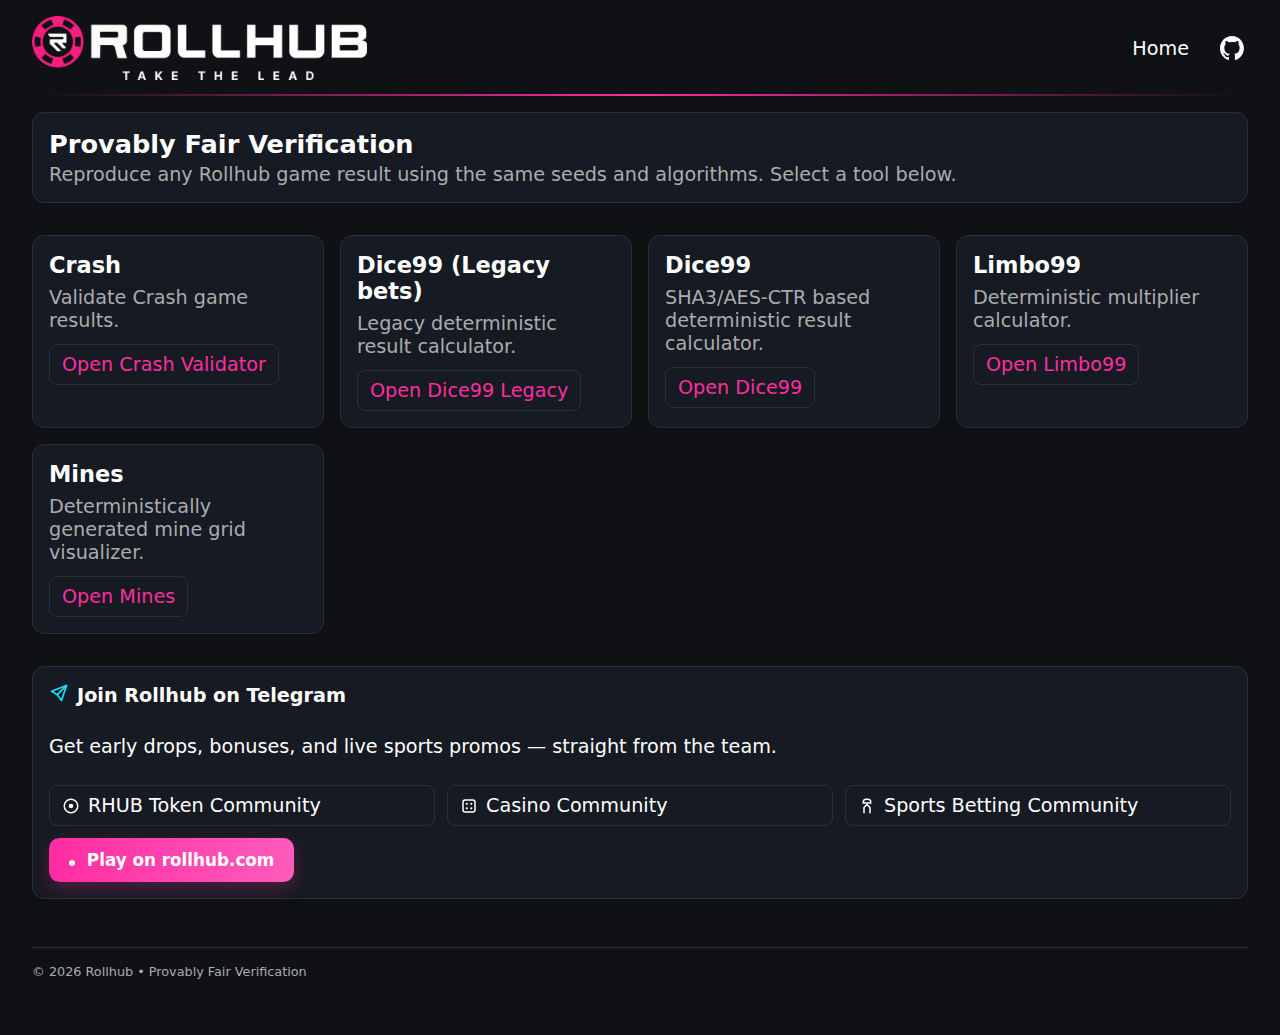
<file: index.html>
<!doctype html>
<html lang="en">
  <head>
    <meta charset="UTF-8" />
    <meta name="viewport" content="width=device-width, initial-scale=1.0" />
    <title>Rollhub Verifiers</title>
    <link rel="stylesheet" href="./assets/main.css" />
  </head>
  <body>
    <header>
      <img id="logo" src="./assets/rh-logo.png" alt="Rollhub" />
      <nav class="top-nav" aria-label="Primary">
        <a href="https://rollhub.com" target="_blank" rel="noopener">Home</a>
        <a class="icon" href="https://github.com/rollhub-dev/verification" target="_blank" aria-label="GitHub" rel="noopener">
          <img src="./assets/github.svg" alt="GitHub" />
        </a>
      </nav>
    </header>

    <div id="root">
      <section class="information-box hero">
        <h1 class="section-title">Provably Fair Verification</h1>
        <p class="muted">Reproduce any Rollhub game result using the same seeds and algorithms. Select a tool below.</p>
      </section>

      <section class="grid">
        <div class="card">
          <h3>Crash</h3>
          <p>Validate Crash game results.</p>
          <a class="link-button" href="./pages/crash.html">Open Crash Validator</a>
        </div>
        <div class="card">
          <h3>Dice99 (Legacy bets)</h3>
          <p>Legacy deterministic result calculator.</p>
          <a class="link-button" href="./pages/dice99.html">Open Dice99 Legacy</a>
        </div>
        <div class="card">
          <h3>Dice99</h3>
          <p>SHA3/AES-CTR based deterministic result calculator.</p>
          <a class="link-button" href="./pages/dice99_v2.html">Open Dice99</a>
        </div>
        <div class="card">
          <h3>Limbo99</h3>
          <p>Deterministic multiplier calculator.</p>
          <a class="link-button" href="./pages/limbo99.html">Open Limbo99</a>
        </div>
        <div class="card">
          <h3>Mines</h3>
          <p>Deterministically generated mine grid visualizer.</p>
          <a class="link-button" href="./pages/mines99.html">Open Mines</a>
        </div>
      </section>

      <section class="information-box telegram">
        <div class="telegram-title">
          <span class="tg-icon" aria-hidden="true">
            <svg width="20" height="20" viewBox="0 0 24 24" fill="none" xmlns="http://www.w3.org/2000/svg">
              <path d="M21 3L10 14" stroke="currentColor" stroke-width="2" stroke-linecap="round"/>
              <path d="M21 3L15 21L10 14L3 10L21 3Z" stroke="currentColor" stroke-width="2" stroke-linecap="round" stroke-linejoin="round"/>
            </svg>
          </span>
          <strong>Join Rollhub on Telegram</strong>
        </div>
        <p>Get early drops, bonuses, and live sports promos — straight from the team.</p>
        <div class="telegram-links">
          <a class="link-button icon-btn" href="https://t.me/rollhub_com_token" target="_blank" rel="noopener">
            <svg width="18" height="18" viewBox="0 0 24 24" fill="none" xmlns="http://www.w3.org/2000/svg" aria-hidden="true">
              <circle cx="12" cy="12" r="9" stroke="currentColor" stroke-width="2"/>
              <circle cx="12" cy="12" r="3" fill="currentColor"/>
            </svg>
            RHUB Token Community
          </a>
          <a class="link-button icon-btn" href="https://t.me/rollhub_com_casino" target="_blank" rel="noopener">
            <svg width="18" height="18" viewBox="0 0 24 24" fill="none" xmlns="http://www.w3.org/2000/svg" aria-hidden="true">
              <rect x="4" y="4" width="16" height="16" rx="3" stroke="currentColor" stroke-width="2"/>
              <circle cx="9" cy="9" r="1.5" fill="currentColor"/>
              <circle cx="15" cy="9" r="1.5" fill="currentColor"/>
              <circle cx="9" cy="15" r="1.5" fill="currentColor"/>
              <circle cx="15" cy="15" r="1.5" fill="currentColor"/>
            </svg>
            Casino Community
          </a>
          <a class="link-button icon-btn" href="https://t.me/rollhub_com_sportsbet" target="_blank" rel="noopener">
            <svg width="18" height="18" viewBox="0 0 24 24" fill="none" xmlns="http://www.w3.org/2000/svg" aria-hidden="true">
              <path d="M8 21V14L12 10L16 14V21" stroke="currentColor" stroke-width="2" stroke-linecap="round" stroke-linejoin="round"/>
              <path d="M7 7C7 4.79086 8.79086 3 11 3H13C15.2091 3 17 4.79086 17 7V8H7V7Z" stroke="currentColor" stroke-width="2"/>
            </svg>
            Sports Betting Community
          </a>
        </div>
        <div class="telegram-cta">
          <a class="link-button button-primary cta-large" href="https://rollhub.com" target="_blank" rel="noopener">
            <span class="pulse-dot" aria-hidden="true"></span>
            Play on rollhub.com
          </a>
        </div>
      </section>

      <footer>
        <div class="footer-inner">
          <small>© <span id="year"></span> Rollhub • Provably Fair Verification</small>
        </div>
        <script>
          document.getElementById('year').textContent = new Date().getFullYear();
        </script>
      </footer>
    </div>

  </body>
  </html>
</file>
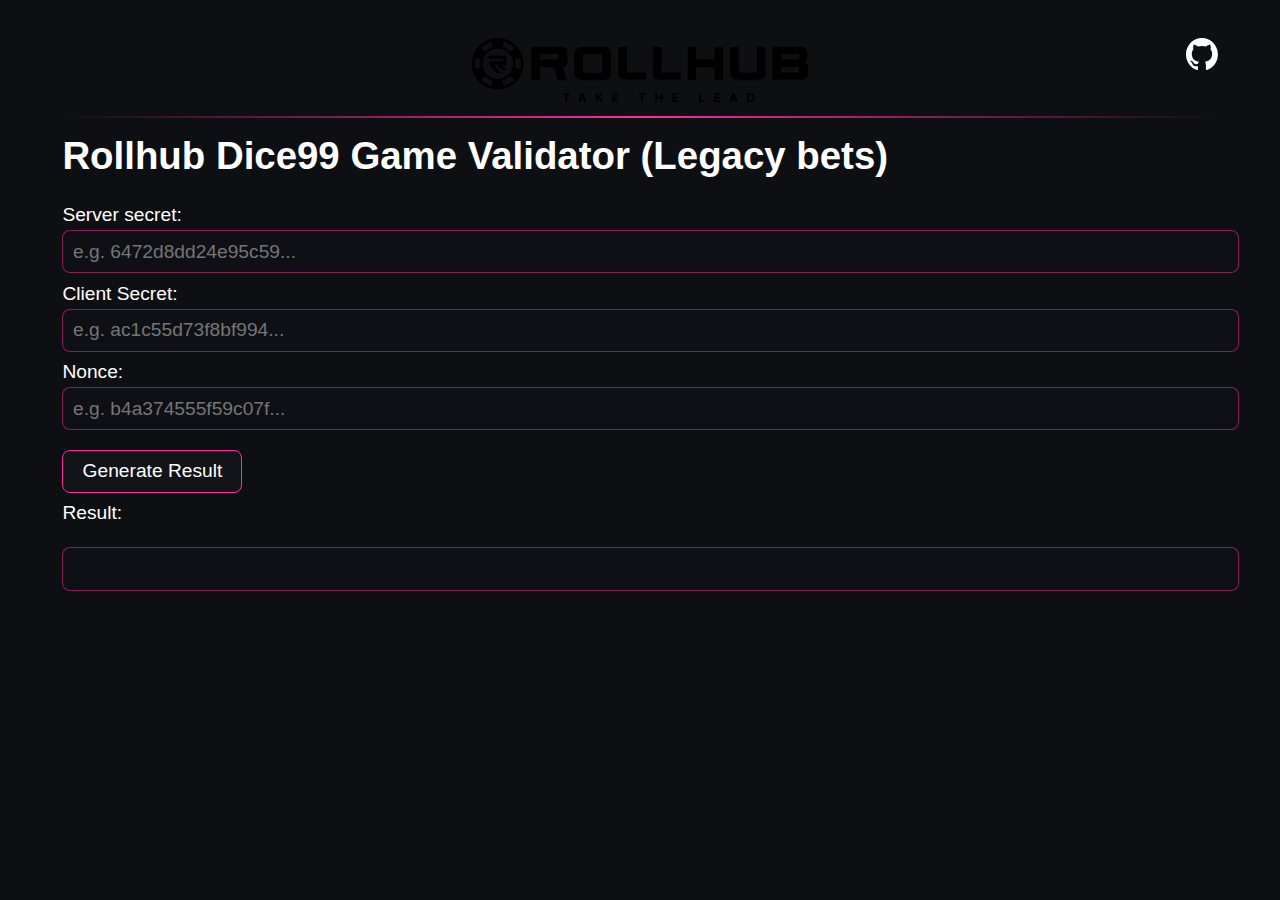
<file: dice99.html>
<!DOCTYPE html>
<html>
<head>
  <meta charset="UTF-8">
  <title>Rollhub Game Validator</title>
  <link rel="stylesheet" href="./assets/rollhub.css" />
  <style>
    body {
      font-family: Arial, sans-serif;
      margin: 2em;
    }
    label {
      display: block;
      margin: 0.5em 0 0.2em;
    }
    input {
      width: 100%;
      padding: 0.5em;
      font-size: 1em;
    }
    button {
      margin-top: 1em;
      padding: 0.5em 1em;
      font-size: 1em;
    }
    #result {
      margin-top: 1em;
      font-weight: bold;
    }
  </style>
</head>
<body>
  <header>
    <img id="logo" src="./assets/RH Logo Slogan Negative.png" alt="Rollhub" />
    <a
      id="github"
      href="https://github.com/rollhub-dev/verification"
      target="_blank"
    >
      <img src="./assets/github.svg" alt="GitHub" />
    </a>
  </header>
  <h1>Rollhub Dice99 Game Validator (Legacy bets)</h1>

  <label for="inputhash">Server secret:</label>
  <input type="text" id="inputhash" placeholder="e.g. 6472d8dd24e95c59..." />

  <label for="clientsecret">Client Secret:</label>
  <input type="text" id="clientsecret" placeholder="e.g. ac1c55d73f8bf994..." />

  <label for="nonce">Nonce:</label>
  <input type="text" id="nonce" placeholder="e.g. b4a374555f59c07f..." />

  <button id="generateBtn">Generate Result</button>
  <label for="result">Result:</label>
  <input type="text" id="result" disabled/>

  <script type="module" src="./scripts/dice99_legacy.js"></script>
</body>
</html>
</file>
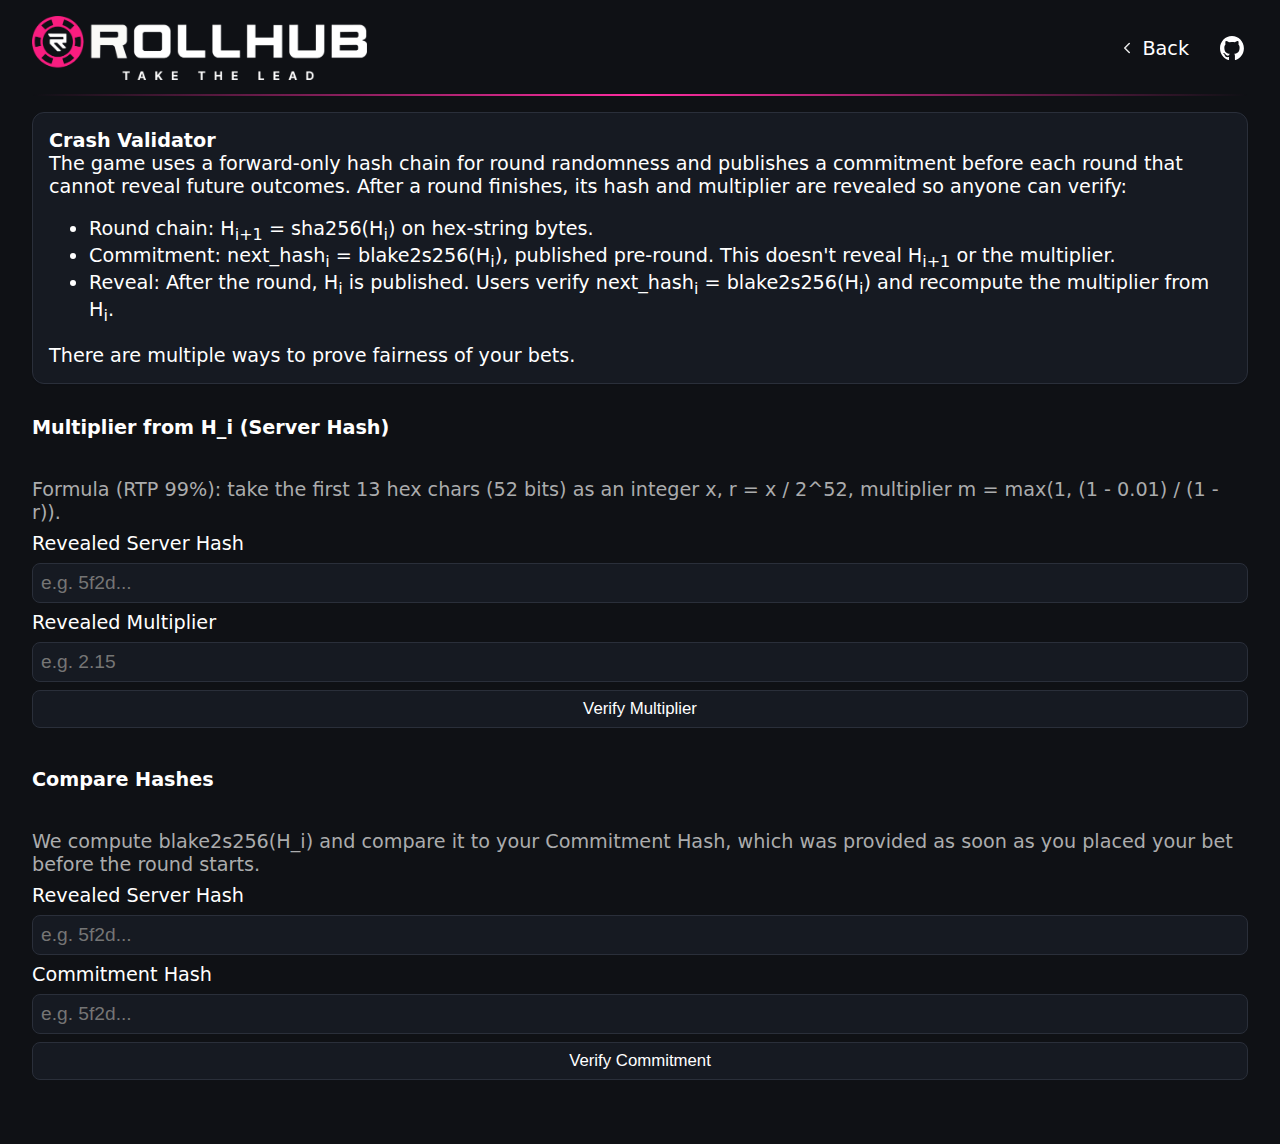
<file: pages/crash.html>
<!doctype html>
<html lang="en">
  <head>
    <meta charset="UTF-8" />
    <meta name="viewport" content="width=device-width, initial-scale=1.0" />
    <title>Crash Validator - Rollhub</title>
    <link rel="stylesheet" href="../assets/main.css" />
  </head>
  <body>
    <header>
      <img id="logo" src="../assets/rh-logo.png" alt="Rollhub" />
      <nav class="top-nav" aria-label="Primary">
        <a class="back-link" href="../index.html" aria-label="Back to home">
          <svg width="18" height="18" viewBox="0 0 24 24" fill="none" xmlns="http://www.w3.org/2000/svg">
            <path d="M15 18L9 12L15 6" stroke="currentColor" stroke-width="2" stroke-linecap="round" stroke-linejoin="round"/>
          </svg>
          Back
        </a>
        <a class="icon" href="https://github.com/rollhub-dev/verification" target="_blank" aria-label="GitHub" rel="noopener">
          <img src="../assets/github.svg" alt="GitHub" />
        </a>
      </nav>
    </header>

    <div id="root">
      <div class="information-box">
        <strong>Crash Validator</strong>
        The game uses a forward-only hash chain for round randomness and publishes a commitment before each round that cannot reveal future outcomes. After a round finishes, its hash and multiplier are revealed so anyone can verify:
        <ul>
          <li>Round chain: H<sub>i+1</sub> = sha256(H<sub>i</sub>) on hex-string bytes.</li>
          <li>Commitment: next_hash<sub>i</sub> = blake2s256(H<sub>i</sub>), published pre-round. This doesn't reveal H<sub>i+1</sub> or the multiplier.</li>
          <li>Reveal: After the round, H<sub>i</sub> is published. Users verify next_hash<sub>i</sub> = blake2s256(H<sub>i</sub>) and recompute the multiplier from H<sub>i</sub>.</li>
        </ul>
        There are multiple ways to prove fairness of your bets.
      </div>

      <div class="input-group full-width">
        <strong>Multiplier from H_i (Server Hash)</strong>
        <br/>
        <p class="muted">Formula (RTP 99%): take the first 13 hex chars (52 bits) as an integer x, r = x / 2^52, multiplier m = max(1, (1 - 0.01) / (1 - r)).</p>
        <label for="mh">Revealed Server Hash</label>
        <input
          type="text"
          id="mh"
          name="mh"
          placeholder="e.g. 5f2d..."
        />
        <label for="mp">Revealed Multiplier</label>
        <input
          type="text"
          id="mp"
          name="mp"
          placeholder="e.g. 2.15"
        />
        <button id="btnVerifyMult">Verify Multiplier</button>
        <div id="mult_out" class="mono"></div>
      </div>

      <div class="input-group full-width">
        <strong>Compare Hashes</strong>
        <br/>
        <p class="muted">We compute blake2s256(H_i) and compare it to your Commitment Hash, which was provided as soon as you placed your bet before the round starts.</p>
        <label for="cr">Revealed Server Hash</label>
        <input
          type="text"
          id="cr"
          name="cr"
          placeholder="e.g. 5f2d..."
        />
        <label for="cs">Commitment Hash</label>
        <input
          type="text"
          id="cs"
          name="cs"
          placeholder="e.g. 5f2d..."
        />
        <button id="btnVerifyCommit">Verify Commitment</button>
        <div id="commit_out" class="mono"></div>
      </div>
      <script type="text/javascript">
        const elements = {
          mh: document.querySelector("input#mh"),
          mp: document.querySelector("input#mp"),
          mult_out: document.querySelector("div#mult_out"),

          cs: document.querySelector("input#cs"),
          cr: document.querySelector("input#cr"),
          commit_out: document.querySelector("div#commit_out"),

          btnVerifyMult: document.querySelector("#btnVerifyMult"),
          btnVerifyCommit: document.querySelector("#btnVerifyCommit"),
        };

        const queries = new URLSearchParams(window.location.search);

        const mhash = queries.get("mh");
        const mpub = queries.get("mp");
        if (mhash) elements.mh.value = mhash;
        if (mpub) elements.mp.value = mpub;

        const csaved = queries.get("cs");
        const cround = queries.get("cr");
        if (csaved) elements.cs.value = csaved;
        if (cround) elements.cr.value = cround;

        const enc = new TextEncoder();
        function toHex(buffer) {
          const v = new Uint8Array(buffer);
          let s = "";
          for (let i = 0; i < v.length; i++) s += v[i].toString(16).padStart(2, "0");
          return s;
        }
        async function sha256HexUtf8(hexString) {
          const data = enc.encode(String(hexString || ""));
          const buf = await crypto.subtle.digest("SHA-256", data);
          return toHex(buf);
        }

        function first52BitsFromHex(hex) {
          const slice = String(hex || "").slice(0, 13);
          if (!/^[0-9a-fA-F]{13}$/.test(slice)) return NaN;
          return parseInt(slice, 16);
        }
        function multiplierFromHash(hex) {
          const x = first52BitsFromHex(hex);
          if (!Number.isFinite(x)) return NaN;
          const r = x / Math.pow(2, 52);
          const e = 0.01;
          const m = (1 - e) / (1 - r);
          return Math.max(1, m);
        }
        function nearlyEqual(a, b, eps = 1e-9) { return Math.abs(a - b) <= eps; }
        function normalizeMultiplier(m) {
          // Add a tiny epsilon to stabilize 1.1500000000000002-type cases, then floor
          const cents = Math.trunc((m + 1e-12) * 100);
          return cents / 100;
        }

        // --- Minimal BLAKE2s-256 (via blakejs subset) ---
        // Source: https://github.com/dcposch/blakejs (MIT). Trimmed for blake2s(hexString) -> hex.
        // Begin blake2s subset
        (function(){
          const BLAKE2S_IV = new Uint32Array([
            0x6A09E667, 0xBB67AE85, 0x3C6EF372, 0xA54FF53A,
            0x510E527F, 0x9B05688C, 0x1F83D9AB, 0x5BE0CD19
          ]);
          const SIGMA = new Uint8Array([
            0,1,2,3,4,5,6,7,8,9,10,11,12,13,14,15,
            14,10,4,8,9,15,13,6,1,12,0,2,11,7,5,3,
            11,8,12,0,5,2,15,13,10,14,3,6,7,1,9,4,
            7,9,3,1,13,12,11,14,2,6,5,10,4,0,15,8,
            9,0,5,7,2,4,10,15,14,1,11,12,6,8,3,13,
            2,12,6,10,4,7,0,9,14,3,11,5,15,8,1,13,
            12,5,1,15,14,9,2,7,0,4,13,6,11,3,10,8,
            13,11,7,14,12,1,3,9,5,0,15,4,8,6,2,10,
            6,15,14,9,11,3,0,8,12,2,13,7,1,4,10,5,
            10,2,8,4,7,6,1,5,15,11,9,14,3,12,13,0
          ]);
          function B2S_G(a, b, c, d, x, y) {
            a = a + b + x | 0; d = rotr32(d ^ a, 16);
            c = c + d | 0;     b = rotr32(b ^ c, 12);
            a = a + b + y | 0; d = rotr32(d ^ a, 8);
            c = c + d | 0;     b = rotr32(b ^ c, 7);
            return [a,b,c,d];
          }
          function rotr32(x, y){ return x >>> y ^ x << (32 - y); }
          function getInt32(a, i){ return (a[i] | a[i+1]<<8 | a[i+2]<<16 | a[i+3]<<24)>>>0; }
          function blake2sCompress(ctx, last){
            const v = new Uint32Array(16); const m = new Uint32Array(16);
            for(let i=0;i<8;i++) v[i] = ctx.h[i];
            for(let i=0;i<8;i++) v[i+8] = BLAKE2S_IV[i];
            v[12] ^= ctx.t & 0xFFFFFFFF; v[13] ^= (ctx.t / 0x100000000)>>>0;
            if(last){ v[14] = ~v[14]; }
            for(let i=0;i<16;i++) m[i] = getInt32(ctx.b, 4*i);
            for(let i=0;i<10;i++){
              let r = i*16;
              let a=0,b=4,c=8,d=12;
              [v[a],v[b],v[c],v[d]] = B2S_G(v[a],v[b],v[c],v[d], m[SIGMA[r+0]], m[SIGMA[r+1]]);
              a=1;b=5;c=9;d=13;
              [v[a],v[b],v[c],v[d]] = B2S_G(v[a],v[b],v[c],v[d], m[SIGMA[r+2]], m[SIGMA[r+3]]);
              a=2;b=6;c=10;d=14;
              [v[a],v[b],v[c],v[d]] = B2S_G(v[a],v[b],v[c],v[d], m[SIGMA[r+4]], m[SIGMA[r+5]]);
              a=3;b=7;c=11;d=15;
              [v[a],v[b],v[c],v[d]] = B2S_G(v[a],v[b],v[c],v[d], m[SIGMA[r+6]], m[SIGMA[r+7]]);
              a=0;b=5;c=10;d=15;
              [v[a],v[b],v[c],v[d]] = B2S_G(v[a],v[b],v[c],v[d], m[SIGMA[r+8]], m[SIGMA[r+9]]);
              a=1;b=6;c=11;d=12;
              [v[a],v[b],v[c],v[d]] = B2S_G(v[a],v[b],v[c],v[d], m[SIGMA[r+10]], m[SIGMA[r+11]]);
              a=2;b=7;c=8;d=13;
              [v[a],v[b],v[c],v[d]] = B2S_G(v[a],v[b],v[c],v[d], m[SIGMA[r+12]], m[SIGMA[r+13]]);
              a=3;b=4;c=9;d=14;
              [v[a],v[b],v[c],v[d]] = B2S_G(v[a],v[b],v[c],v[d], m[SIGMA[r+14]], m[SIGMA[r+15]]);
            }
            for(let i=0;i<8;i++) ctx.h[i] = (ctx.h[i]^v[i]^v[i+8])>>>0;
          }
          function blake2sInit(outlen){
            const ctx = { b: new Uint8Array(64), h: new Uint32Array(8), c: 0, t: 0 };
            for(let i=0;i<8;i++) ctx.h[i] = BLAKE2S_IV[i];
            ctx.h[0] ^= 0x01010000 ^ outlen;
            return ctx;
          }
          function blake2sUpdate(ctx, input){
            for(let i=0;i<input.length;i++){
              if(ctx.c === 64){ ctx.t += ctx.c; blake2sCompress(ctx, false); ctx.c = 0; }
              ctx.b[ctx.c++] = input[i];
            }
          }
          function blake2sFinal(ctx){
            ctx.t += ctx.c; while(ctx.c < 64) ctx.b[ctx.c++] = 0;
            blake2sCompress(ctx, true);
            const out = new Uint8Array(32);
            for(let i=0;i<8;i++){
              const h = ctx.h[i];
              out[4*i+0] = h & 0xFF;
              out[4*i+1] = (h>>>8) & 0xFF;
              out[4*i+2] = (h>>>16) & 0xFF;
              out[4*i+3] = (h>>>24) & 0xFF;
            }
            return out;
          }
          window.blake2sHex = function(str){
            const data = new TextEncoder().encode(String(str||""));
            const ctx = blake2sInit(32);
            blake2sUpdate(ctx, data);
            return toHex(blake2sFinal(ctx));
          }
        })();
        // End blake2s subset

        // 1) Verify commitment
        document.getElementById("btnVerifyCommit").addEventListener("click", async () => {
          const saved = (elements.cs.value || "").trim().toLowerCase();
          const h_i = (elements.cr.value || "").trim().toLowerCase();
          if(queries.get("cs") != saved) {queries.set("cs", saved)}
          if(queries.get("cr") != h_i) {queries.set("cr", h_i)}
          const newUrl = `${location.pathname}?${queries.toString()}`;
          history.replaceState(null, "", newUrl);
          const out = document.getElementById("commit_out");
          if(!saved || !h_i){ out.textContent = "Enter both Commitment Hash and Server Hash."; return; }
          const expected = window.blake2sHex(h_i);
          const ok = (expected === saved);
          out.innerHTML = (ok?'<span class="ok">OK</span>':'<span class="bad">FAIL</span>')+
            `: blake2s256(H_i)=${expected} vs saved commitment_hash=${saved}`;
        });

        // 2) Verify multiplier
        document.getElementById("btnVerifyMult").addEventListener("click", () => {
          const hash = (elements.mh.value || "").trim();
          const pub = Number(elements.mp.value || "".trim());
          if(queries.get("mh") != hash) {queries.set("mh", hash)}
          if(queries.get("mp") != pub.toString()) {queries.set("mp", pub.toString())}
          const newUrl = `${location.pathname}?${queries.toString()}`;
          history.replaceState(null, "", newUrl);
          const out = document.getElementById("mult_out");
          if(!hash || !Number.isFinite(pub)){ out.textContent = "Enter Server Hash and the result multiplier."; return; }
          const derived = multiplierFromHash(hash);
          const md = normalizeMultiplier(derived);
          const mp = normalizeMultiplier(Number(pub));
          const ok = Number.isFinite(md) && Number.isFinite(mp) && md === mp;
          out.innerHTML = (ok?'<span class="ok">OK</span>':'<span class="bad">FAIL</span>')+
            `: derived=${Number.isFinite(md)?md.toFixed(2):'NaN'} vs published=${Number.isFinite(mp)?mp.toFixed(2):'NaN'}`;
        });
      </script>
    </body>
    </html>
</file>
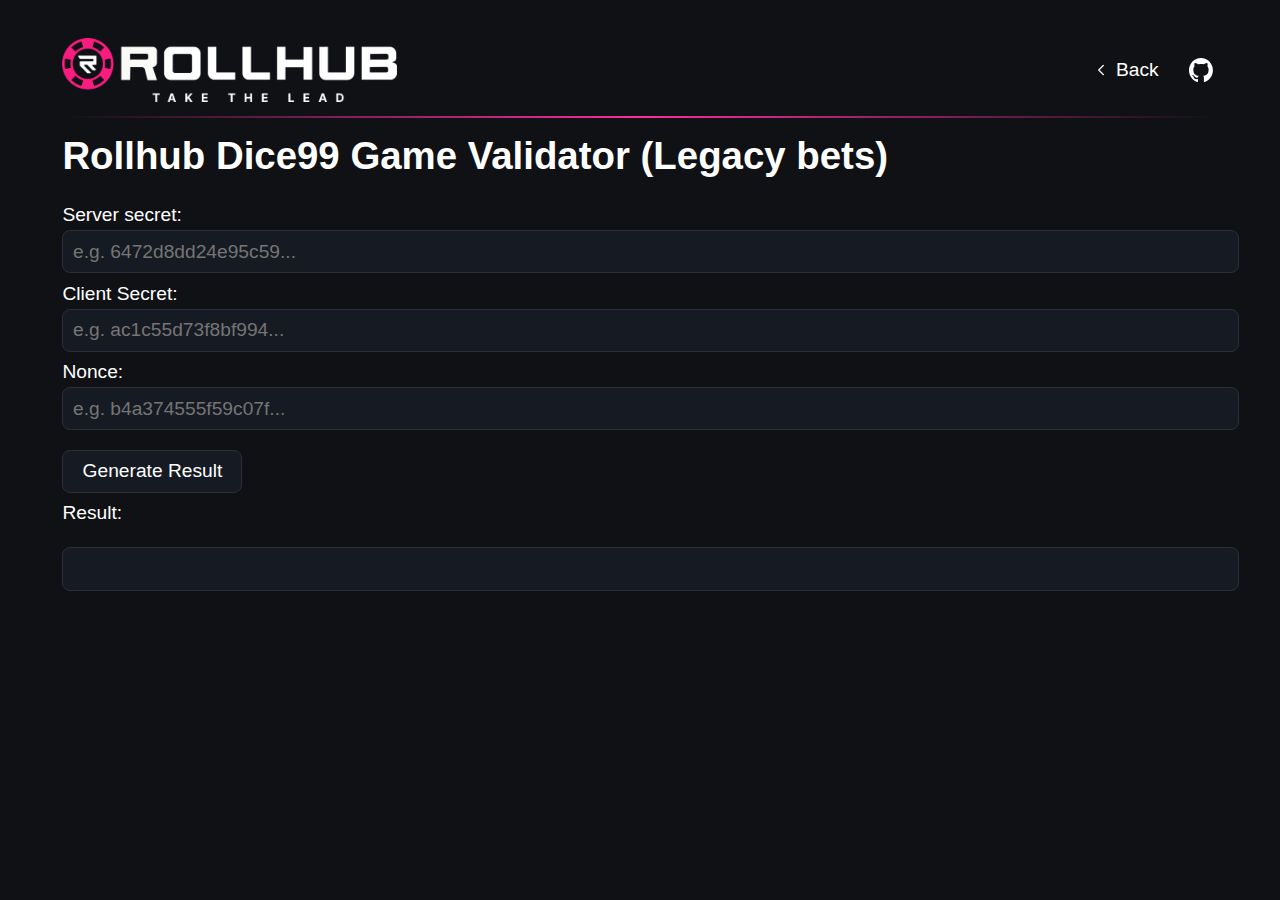
<file: pages/dice99.html>
<!DOCTYPE html>
<html>
<head>
  <meta charset="UTF-8">
  <title>Rollhub Game Validator</title>
  <link rel="stylesheet" href="../assets/main.css" />
  <style>
    body {
      font-family: Arial, sans-serif;
      margin: 2em;
    }
    label {
      display: block;
      margin: 0.5em 0 0.2em;
    }
    input {
      width: 100%;
      padding: 0.5em;
      font-size: 1em;
    }
    button {
      margin-top: 1em;
      padding: 0.5em 1em;
      font-size: 1em;
    }
    #result {
      margin-top: 1em;
      font-weight: bold;
    }
  </style>
</head>
<body>
  <header>
    <img id="logo" src="../assets/rh-logo.png" alt="Rollhub" />
    <nav class="top-nav" aria-label="Primary">
      <a class="back-link" href="../index.html" aria-label="Back to home">
        <svg width="18" height="18" viewBox="0 0 24 24" fill="none" xmlns="http://www.w3.org/2000/svg">
          <path d="M15 18L9 12L15 6" stroke="currentColor" stroke-width="2" stroke-linecap="round" stroke-linejoin="round"/>
        </svg>
        Back
      </a>
      <a class="icon" href="https://github.com/rollhub-dev/verification" target="_blank" aria-label="GitHub" rel="noopener">
        <img src="../assets/github.svg" alt="GitHub" />
      </a>
    </nav>
  </header>
  <h1>Rollhub Dice99 Game Validator (Legacy bets)</h1>

  <label for="inputhash">Server secret:</label>
  <input type="text" id="inputhash" placeholder="e.g. 6472d8dd24e95c59..." />

  <label for="clientsecret">Client Secret:</label>
  <input type="text" id="clientsecret" placeholder="e.g. ac1c55d73f8bf994..." />

  <label for="nonce">Nonce:</label>
  <input type="text" id="nonce" placeholder="e.g. b4a374555f59c07f..." />

  <button id="generateBtn">Generate Result</button>
  <label for="result">Result:</label>
  <input type="text" id="result" disabled/>

  <script type="module" src="../scripts/dice99_legacy.js"></script>
</body>
</html>
</file>
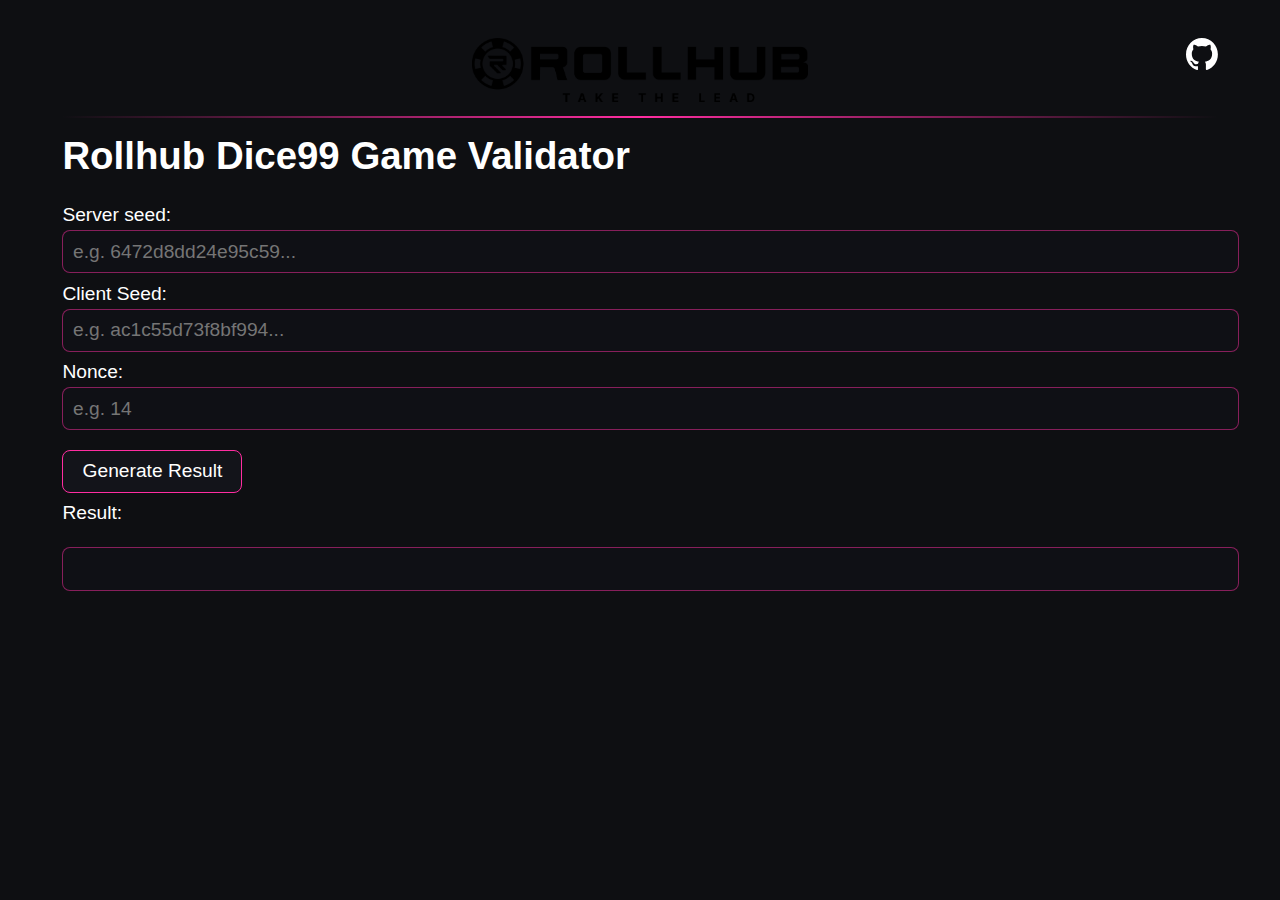
<file: pages/dice99_v2.html>
<!DOCTYPE html>
<html>
<head>
  <meta charset="UTF-8">
  <title>Rollhub Game Validator</title>
  <link rel="stylesheet" href="../assets/rollhub.css" />
  <style>
    body {
      font-family: Arial, sans-serif;
      margin: 2em;
    }
    label {
      display: block;
      margin: 0.5em 0 0.2em;
    }
    input {
      width: 100%;
      padding: 0.5em;
      font-size: 1em;
    }
    button {
      margin-top: 1em;
      padding: 0.5em 1em;
      font-size: 1em;
    }
    #result {
      margin-top: 1em;
      font-weight: bold;
    }
  </style>
  
</head>
<body>
  <header>
    <img id="logo" src="../assets/RH Logo Slogan Negative.png" alt="Rollhub" />
    <a
      id="github"
      href="https://github.com/rollhub-dev/verification"
      target="_blank"
    >
      <img src="../assets/github.svg" alt="GitHub" />
    </a>
  </header>
  <h1>Rollhub Dice99 Game Validator</h1>

  <label for="inputhash">Server seed:</label>
  <input type="text" id="inputhash" placeholder="e.g. 6472d8dd24e95c59..." />

  <label for="clientsecret">Client Seed:</label>
  <input type="text" id="clientsecret" placeholder="e.g. ac1c55d73f8bf994..." />

  <label for="nonce">Nonce:</label>
  <input type="text" id="nonce" placeholder="e.g. 14" />

  <button id="generateBtn">Generate Result</button>
  <label for="result">Result:</label>
  <input type="text" id="result" disabled/>

  <script type="module" src="../scripts/dice99_v2.js"></script>
</body>
</html>
</file>
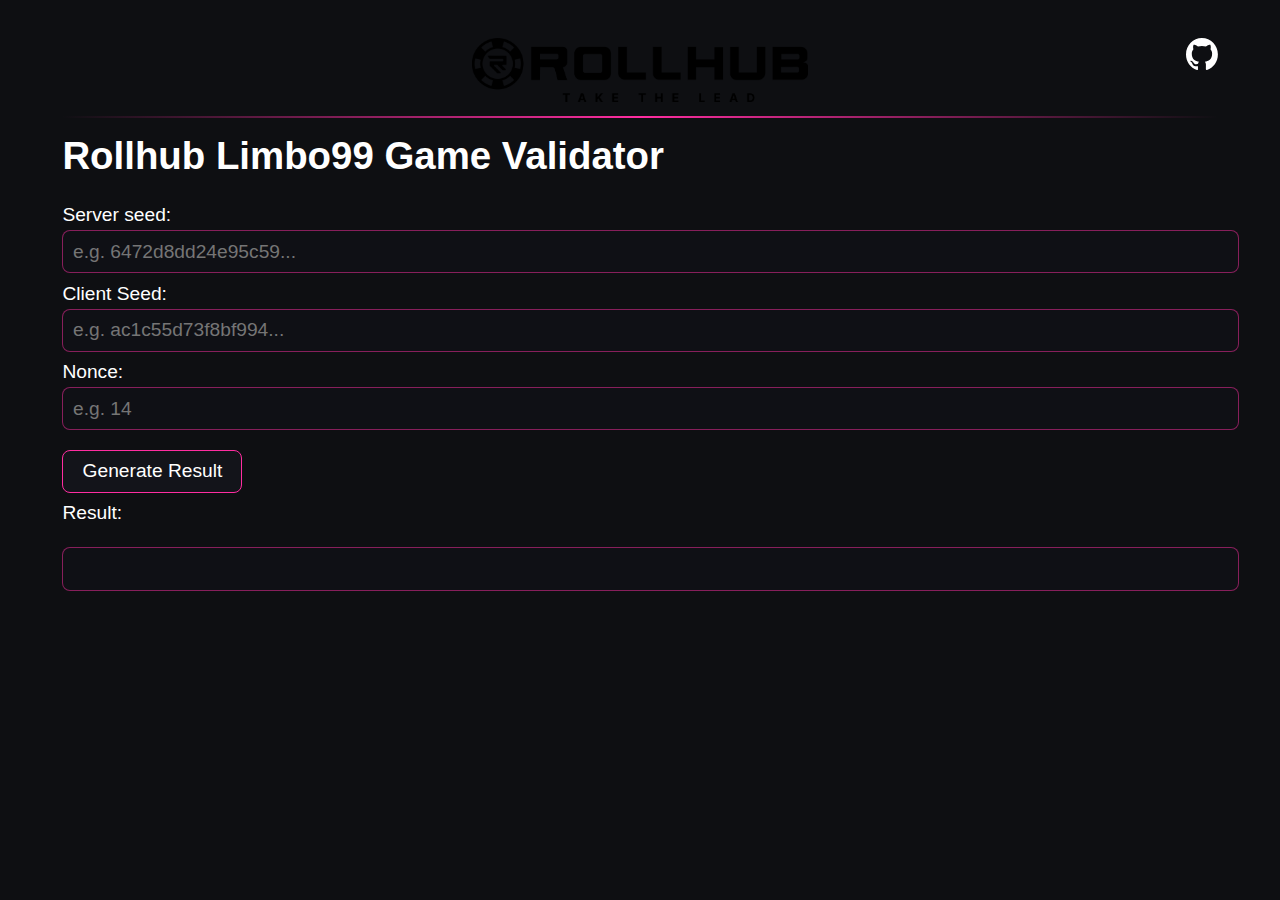
<file: pages/limbo99.html>
<!DOCTYPE html>
<html>
<head>
  <meta charset="UTF-8">
  <title>Rollhub Game Validator</title>
  <link rel="stylesheet" href="../assets/rollhub.css" />
  <style>
    body {
      font-family: Arial, sans-serif;
      margin: 2em;
    }
    label {
      display: block;
      margin: 0.5em 0 0.2em;
    }
    input {
      width: 100%;
      padding: 0.5em;
      font-size: 1em;
    }
    button {
      margin-top: 1em;
      padding: 0.5em 1em;
      font-size: 1em;
    }
    #result {
      margin-top: 1em;
      font-weight: bold;
    }
  </style>
  
</head>
<body>
  <header>
    <img id="logo" src="../assets/RH Logo Slogan Negative.png" alt="Rollhub" />
    <a
      id="github"
      href="https://github.com/rollhub-dev/verification"
      target="_blank"
    >
      <img src="../assets/github.svg" alt="GitHub" />
    </a>
  </header>
  <h1>Rollhub Limbo99 Game Validator</h1>

  <label for="inputhash">Server seed:</label>
  <input type="text" id="inputhash" placeholder="e.g. 6472d8dd24e95c59..." />

  <label for="clientsecret">Client Seed:</label>
  <input type="text" id="clientsecret" placeholder="e.g. ac1c55d73f8bf994..." />

  <label for="nonce">Nonce:</label>
  <input type="text" id="nonce" placeholder="e.g. 14" />

  <button id="generateBtn">Generate Result</button>
  <label for="result">Result:</label>
  <input type="text" id="result" disabled/>

  <script type="module" src="../scripts/limbo99.js"></script>
</body>
</html>
</file>
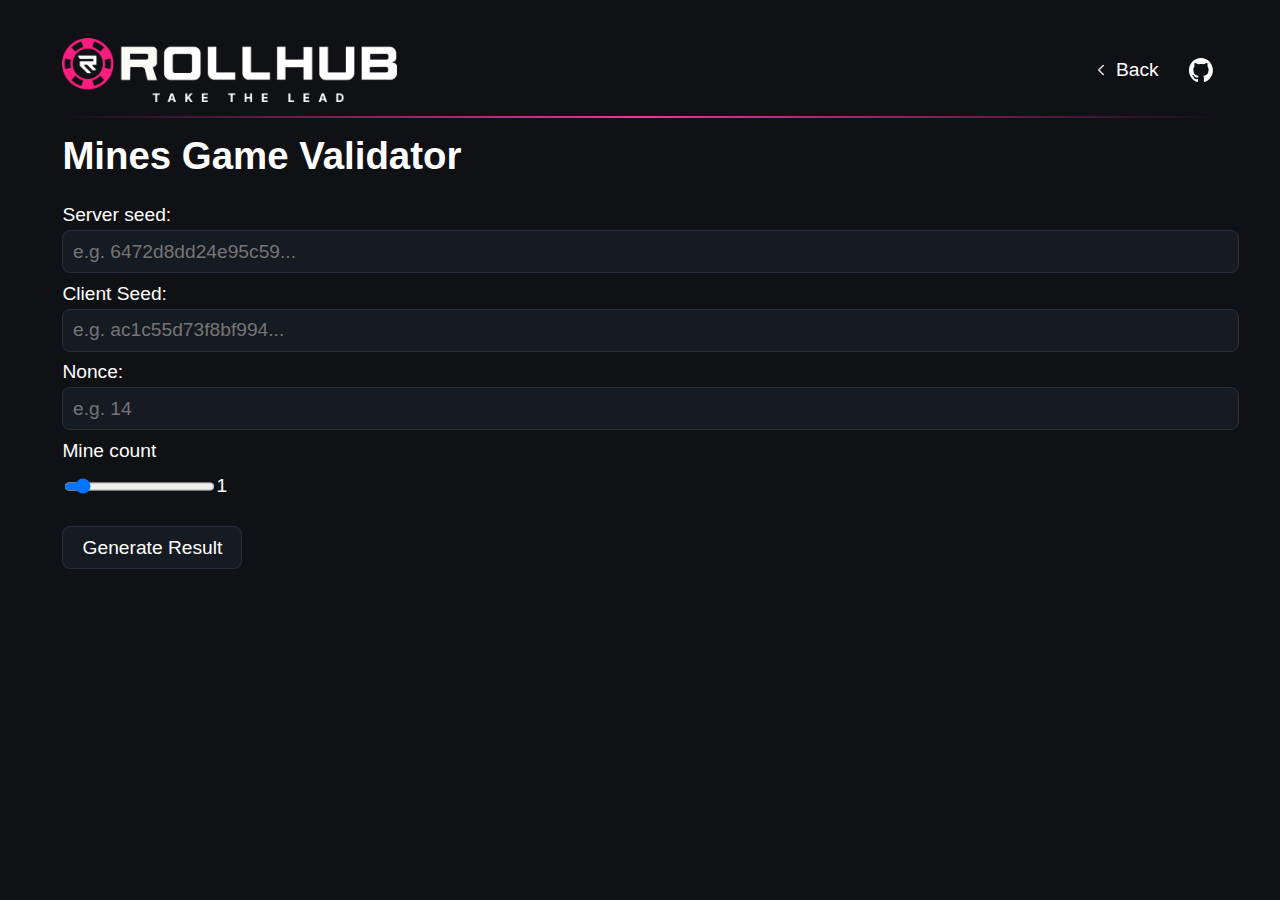
<file: pages/mines99.html>
<!DOCTYPE html>
<html>

<head>
    <meta charset="UTF-8">
    <title>Game Result Generator</title>
    <link rel="stylesheet" href="../assets/main.css" />
    <style>
        body {
            font-family: Arial, sans-serif;
            margin: 2em;
        }

        label {
            display: block;
            margin: 0.5em 0 0.2em;
        }

        input {
            width: 100%;
            padding: 0.5em;
            font-size: 1em;
        }
        input[type="range"] {
            width: auto;
        }

        button {
            margin-top: 1em;
            padding: 0.5em 1em;
            font-size: 1em;
        }

        #result {
            margin-top: 1em;
            font-weight: bold;
        }

        #mine-counter {
            display: flex;
            align-items: center;
        }
    </style>
    
</head>

<body>
    <header>
        <img id="logo" src="../assets/rh-logo.png" alt="Rollhub" />
        <nav class="top-nav" aria-label="Primary">
            <a class="back-link" href="../index.html" aria-label="Back to home">
                <svg width="18" height="18" viewBox="0 0 24 24" fill="none" xmlns="http://www.w3.org/2000/svg">
                    <path d="M15 18L9 12L15 6" stroke="currentColor" stroke-width="2" stroke-linecap="round" stroke-linejoin="round"/>
                </svg>
                Back
            </a>
            <a class="icon" href="https://github.com/rollhub-dev/verification" target="_blank" aria-label="GitHub" rel="noopener">
                <img src="../assets/github.svg" alt="GitHub" />
            </a>
        </nav>
    </header>
    <h1>Mines Game Validator</h1>

    <label for="serversecret">Server seed:</label>
    <input type="text" id="serversecret" placeholder="e.g. 6472d8dd24e95c59..." />

    <label for="clientsecret">Client Seed:</label>
    <input type="text" id="clientsecret" placeholder="e.g. ac1c55d73f8bf994..." />

    <label for="nonce">Nonce:</label>
    <input type="text" id="nonce" placeholder="e.g. 14" />

    <label for="mine_count">Mine count</label>
    <div id="mine-counter">
        <input type="range" min="1" max="24" id="mine_count" value="1" step="1" />
        <span id="mine_count_value">1</span>
    </div>


    <button id="generateBtn">Generate Result</button>

    <div id="result"></div>

    <script type="module" src="../scripts/mines99.js"></script>
</body>

</html>
</file>
<file: assets/main.css>
:root {
  /* Single palette aligned to rollhub.com */
  --background: #0f1115;
  --foreground: #ffffff;
  --container: #161a22;
  --border: #2a2f3a;

  --primary: #ff2da1; /* Brand pink */
  --primary-800: #b81f71;
  --primary-900: #8b1756;
  --cyan: #19e3ff;
  --green: #44b39d;
  --gray: #abacad;
  --red: #bf4a67;

  --subtle-bg: #12151c;
}

body {
  background-color: var(--background);
  color: var(--foreground);

  font-family: system-ui, -apple-system, Segoe UI, Roboto, Ubuntu, Cantarell,
    Noto Sans, Helvetica, Arial, "Apple Color Emoji", "Segoe UI Emoji";
  font-size: 1.2rem;

  padding: 0 1.5rem 3rem;
  max-width: 100vw;
  overflow-x: hidden;
}

#root {
  display: flex;
  align-items: stretch;
  flex-direction: column;

  gap: 2rem;
}

@media (min-width: 1400px) {
  #root {
    max-width: 1400px;
    margin: 0 auto;
  }
}

@media (max-width: 1400px) {
  .input-group small br {
    display: none;
  }
}

header {
  display: flex;
  flex-direction: row;
  position: sticky;
  top: 0;
  z-index: 10;

  align-items: center;
  justify-content: space-between;

  margin: 1rem 0 2rem;
  background: var(--background);
}

header #logo {
  height: 64px;
}

header #github {
  position: absolute;
  top: 0;
  right: 0;
}

header #github img {
  width: 32px;
  height: 32px;
}

/* Compact header navigation */
.top-nav {
  display: flex;
  gap: 1rem;
}
.top-nav a, .top-nav a:visited {
  color: var(--foreground);
  text-decoration: none;
  padding: 0.35rem 0.6rem;
  border: 1px solid transparent;
  border-radius: 0.5rem;
}
.top-nav .back-link {
  display: inline-flex;
  align-items: center;
  gap: 0.4rem;
}
.top-nav .back-link svg { opacity: 0.9; }
.top-nav a:hover {
  border-color: var(--border);
  background: var(--subtle-bg);
}
.top-nav a.active {
  color: #ffffff;
  background: var(--primary);
  border-color: var(--primary);
}
.top-nav a.icon {
  padding: 0.2rem;
  display: inline-flex;
  align-items: center;
}
.top-nav a.icon img { width: 24px; height: 24px; }

/* Collapse nav text on small screens */
@media (max-width: 640px) {
  .top-nav a.home-link { display: none; }
}

/* Subtle neon divider under header similar to app navigation */
header::after {
  content: "";
  position: absolute;
  bottom: -16px;
  left: 0;
  right: 0;
  height: 2px;
  background: linear-gradient(90deg, transparent, var(--primary), transparent);
}

/* Hero section */
.hero {
  gap: 0.25rem;
}
.section-title {
  margin: 0;
  font-size: 1.6rem;
}
.muted {
  margin: 0;
  color: var(--gray);
}

.information-box {
  background-color: var(--container);
  display: flex;
  flex-direction: column;
  border: 1px solid var(--border);
  border-radius: 0.75rem;
  padding: 1rem;
  box-shadow: 0 1px 2px rgba(16, 24, 40, 0.06);
}

form {
  display: flex;
  flex-direction: column;
  align-items: flex-start;

  gap: 1rem;
  padding: 1rem 0;
}

button {
  background-color: var(--container);
  font-size: 1.05rem;
  color: var(--foreground);
  border: 1px solid var(--border);
  border-radius: 0.5rem;
  padding: 0.5rem 1rem;
}

button:hover {
  background-color: var(--primary);
  border-color: var(--primary);
  color: #ffffff;
  cursor: pointer;
}

/* Link-style buttons for index cards */
.link-button {
  display: inline-block;
  padding: 0.5rem 0.75rem;
  border: 1px solid var(--border);
  border-radius: 0.5rem;
  color: var(--foreground);
  text-decoration: none;
  background-color: transparent;
}
.link-button:hover {
  background-color: var(--primary);
  color: #ffffff;
}

.button-primary {
  background-color: var(--primary);
  border-color: var(--primary);
  color: #ffffff;
}
.button-primary:hover {
  filter: brightness(0.95);
}

/* Larger CTA button */
.cta-large {
  font-weight: 600;
  font-size: 1.05rem;
  padding: 0.75rem 1.25rem;
  border-radius: 0.65rem;
  background: linear-gradient(90deg, #ff2da1, #ff5bbd);
  border: none;
  box-shadow: 0 6px 18px rgba(255, 45, 161, 0.25);
}
.cta-large:hover {
  transform: translateY(-1px);
  filter: brightness(1.03);
}

small {
  font-size: 0.8rem;
  color: var(--gray);
}

.input-group {
  display: flex;
  flex-direction: column;
  gap: 0.5rem;
}

.input-group.full-width {
  width: 100%;
}

.input-group.inline {
  flex-direction: row;
  align-items: center;
  gap: 2rem;
}

.input-group label {
  font-weight: semibold;
}

input {
  font-size: 1.2rem;
  padding: 0.5rem;
  border-radius: 0.5rem;
  border: 1px solid var(--border);
}

table {
  border: 1px solid var(--border);
  table-layout: fixed;
  width: 100%;
}

table thead {
  background-color: var(--subtle-bg);
}

table th {
  padding: 0.5rem 1rem;
  text-align: left;
}

table tbody {
  background-color: var(--container);
}

table td {
  padding: 0.5rem 1rem;

  white-space: nowrap;
  overflow: hidden;
  text-overflow: ellipsis;
}

table td.code {
  font-family: monospace;
}

table td.is-over-median {
  color: var(--green);
}

table td.is-at-median {
  color: var(--gray);
}

table td.is-under-median {
  color: var(--red);
}

/* Cards/Grid used on index */
.grid {
  display: grid;
  grid-template-columns: repeat(auto-fill, minmax(260px, 1fr));
  gap: 1rem;
}

.card {
  background: var(--container);
  border: 1px solid var(--border);
  border-radius: 0.75rem;
  padding: 1rem;
  box-shadow: 0 1px 2px rgba(16, 24, 40, 0.06);
  transition: border-color 120ms ease, transform 120ms ease, box-shadow 120ms ease;
}

.card h3 {
  margin: 0 0 0.5rem 0;
}

.card p {
  margin: 0 0 0.75rem 0;
  color: var(--gray);
}

.card a {
  color: var(--primary);
  text-decoration: none;
}
.card a:hover {
  text-decoration: underline;
}

.card:hover {
  border-color: var(--primary);
  transform: translateY(-2px);
  box-shadow: 0 6px 18px rgba(255, 45, 161, 0.12);
}

/* Inputs */
input {
  background: var(--container);
  color: var(--foreground);
  border-color: var(--border);
}
input:focus {
  outline: none;
  border-color: var(--primary);
  box-shadow: 0 0 0 3px rgba(255,45,161,0.15);
}

/* End header controls */

/* Telegram section */
.telegram {
  gap: 0.5rem;
}
.telegram-title {
  display: inline-flex;
  align-items: center;
  gap: 0.5rem;
}
.tg-icon {
  color: var(--cyan);
}
.telegram-links {
  display: grid;
  grid-template-columns: repeat(auto-fit, minmax(220px, 1fr));
  gap: 0.75rem;
}
.icon-btn {
  display: inline-flex;
  align-items: center;
  gap: 0.5rem;
  transition: transform 120ms ease, box-shadow 120ms ease, border-color 120ms ease;
}
.icon-btn:hover {
  border-color: var(--primary);
  transform: translateY(-1px);
  box-shadow: 0 6px 18px rgba(255, 45, 161, 0.15);
}
.telegram-cta { margin-top: 0.25rem; }
.pulse-dot {
  display: inline-block;
  width: 6px;
  height: 6px;
  border-radius: 999px;
  background: #fff;
  margin-right: 6px;
  box-shadow: 0 0 0 0 rgba(255,255,255,0.9);
  animation: pulse 1.8s infinite;
}
@keyframes pulse {
  0% { box-shadow: 0 0 0 0 rgba(255,255,255,0.9); }
  70% { box-shadow: 0 0 0 12px rgba(255,255,255,0); }
  100% { box-shadow: 0 0 0 0 rgba(255,255,255,0); }
}

/* Footer */
footer {
  display: flex;
  justify-content: center;
  opacity: 1;
  margin-top: 1rem;
}
.footer-inner {
  width: 100%;
  display: flex;
  align-items: center;
  justify-content: space-between;
  gap: 1rem;
  border-top: 1px solid var(--border);
  padding-top: 1rem;
}
.footer-link {
  display: inline-flex;
  align-items: center;
  gap: 0.4rem;
  color: var(--foreground);
  text-decoration: none;
  opacity: 0.9;
}
.footer-link:hover { color: var(--primary); }
</file>
<file: assets/rollhub.css>
:root {
  --background: #0e0f12;
  --foreground: #ffffff;
  --container: #13141a;

  --primary: #ff2da1; /* Rollhub neon pink */
  --primary-800: #b81f71;
  --primary-900: #8b1756;
  --cyan: #19e3ff;
  --green: #44b39d;
  --gray: #abacad;
  --red: #bf4a67;
}

body {
  background-color: var(--background);
  color: var(--foreground);

  font-family: sans-serif;
  font-size: 1.2rem;

  padding: 0 1.5rem 3rem;
  max-width: 100vw;
  overflow-x: hidden;
}

#root {
  display: flex;
  align-items: stretch;
  flex-direction: column;

  gap: 2rem;
}

@media (min-width: 1400px) {
  #root {
    max-width: 1400px;
    margin: 0 auto;
  }
}

@media (max-width: 1400px) {
  .input-group small br {
    display: none;
  }
}

header {
  display: flex;
  flex-direction: column;
  position: relative;

  align-items: center;
  justify-content: center;

  margin: 2rem 0;
}

header #logo {
  height: 64px;
}

header #github {
  position: absolute;
  top: 0;
  right: 0;
}

header #github img {
  width: 32px;
  height: 32px;
}

/* Subtle neon divider under header similar to app navigation */
header::after {
  content: "";
  position: absolute;
  bottom: -16px;
  left: 0;
  right: 0;
  height: 2px;
  background: linear-gradient(90deg, transparent, var(--primary), transparent);
}

.information-box {
  background-color: var(--container);

  display: flex;
  flex-direction: column;

  border: 1px solid var(--primary);
  border-radius: 0.5rem;
  padding: 1rem;
}

form {
  display: flex;
  flex-direction: column;
  align-items: flex-start;

  gap: 1rem;
  padding: 1rem 0;
}

button {
  background-color: var(--container);
  font-size: 1.2rem;
  color: var(--foreground);

  border: 1px solid var(--primary);
  border-radius: 0.5rem;
  padding: 0.5rem 1rem;
}

button:hover {
  background-color: var(--primary);
  border-color: var(--primary);
  cursor: pointer;
}

/* Link-style buttons for index cards */
.link-button {
  display: inline-block;
  padding: 0.5rem 0.75rem;
  border: 1px solid var(--primary);
  border-radius: 0.5rem;
  color: var(--foreground);
  text-decoration: none;
  background-color: transparent;
}
.link-button:hover {
  background-color: var(--primary);
}

small {
  font-size: 0.8rem;
  color: var(--gray);
}

.input-group {
  display: flex;
  flex-direction: column;
  gap: 0.5rem;
}

.input-group.full-width {
  width: 100%;
}

.input-group.inline {
  flex-direction: row;
  align-items: center;
  gap: 2rem;
}

.input-group label {
  font-weight: semibold;
}

input {
  font-size: 1.2rem;
  padding: 0.5rem;
  border-radius: 0.5rem;
  border: 1px solid var(--primary);
}

table {
  border: 1px solid var(--primary);
  table-layout: fixed;
  width: 100%;
}

table thead {
  background-color: var(--container);
}

table th {
  padding: 0.5rem 1rem;
  text-align: left;
}

table tbody {
  background-color: var(--container);
}

table td {
  padding: 0.5rem 1rem;

  white-space: nowrap;
  overflow: hidden;
  text-overflow: ellipsis;
}

table td.code {
  font-family: monospace;
}

table td.is-over-median {
  color: var(--green);
}

table td.is-at-median {
  color: var(--gray);
}

table td.is-under-median {
  color: var(--red);
}

/* Cards/Grid used on index */
.grid {
  display: grid;
  grid-template-columns: repeat(auto-fill, minmax(260px, 1fr));
  gap: 1rem;
}

.card {
  background: linear-gradient(180deg, rgba(255,45,161,0.06), rgba(255,45,161,0.02));
  border: 1px solid rgba(255,45,161,0.35);
  border-radius: 0.75rem;
  padding: 1rem;
}

.card h3 {
  margin: 0 0 0.5rem 0;
}

.card p {
  margin: 0 0 0.75rem 0;
  color: var(--gray);
}

.card a {
  color: var(--cyan);
  text-decoration: none;
}
.card a:hover {
  text-decoration: underline;
}

/* Inputs to echo Rollhub style */
input {
  background: #0f1015;
  color: var(--foreground);
  border-color: rgba(255,45,161,0.5);
}
input:focus {
  outline: none;
  border-color: var(--primary);
  box-shadow: 0 0 0 3px rgba(255,45,161,0.15);
}
</file>
